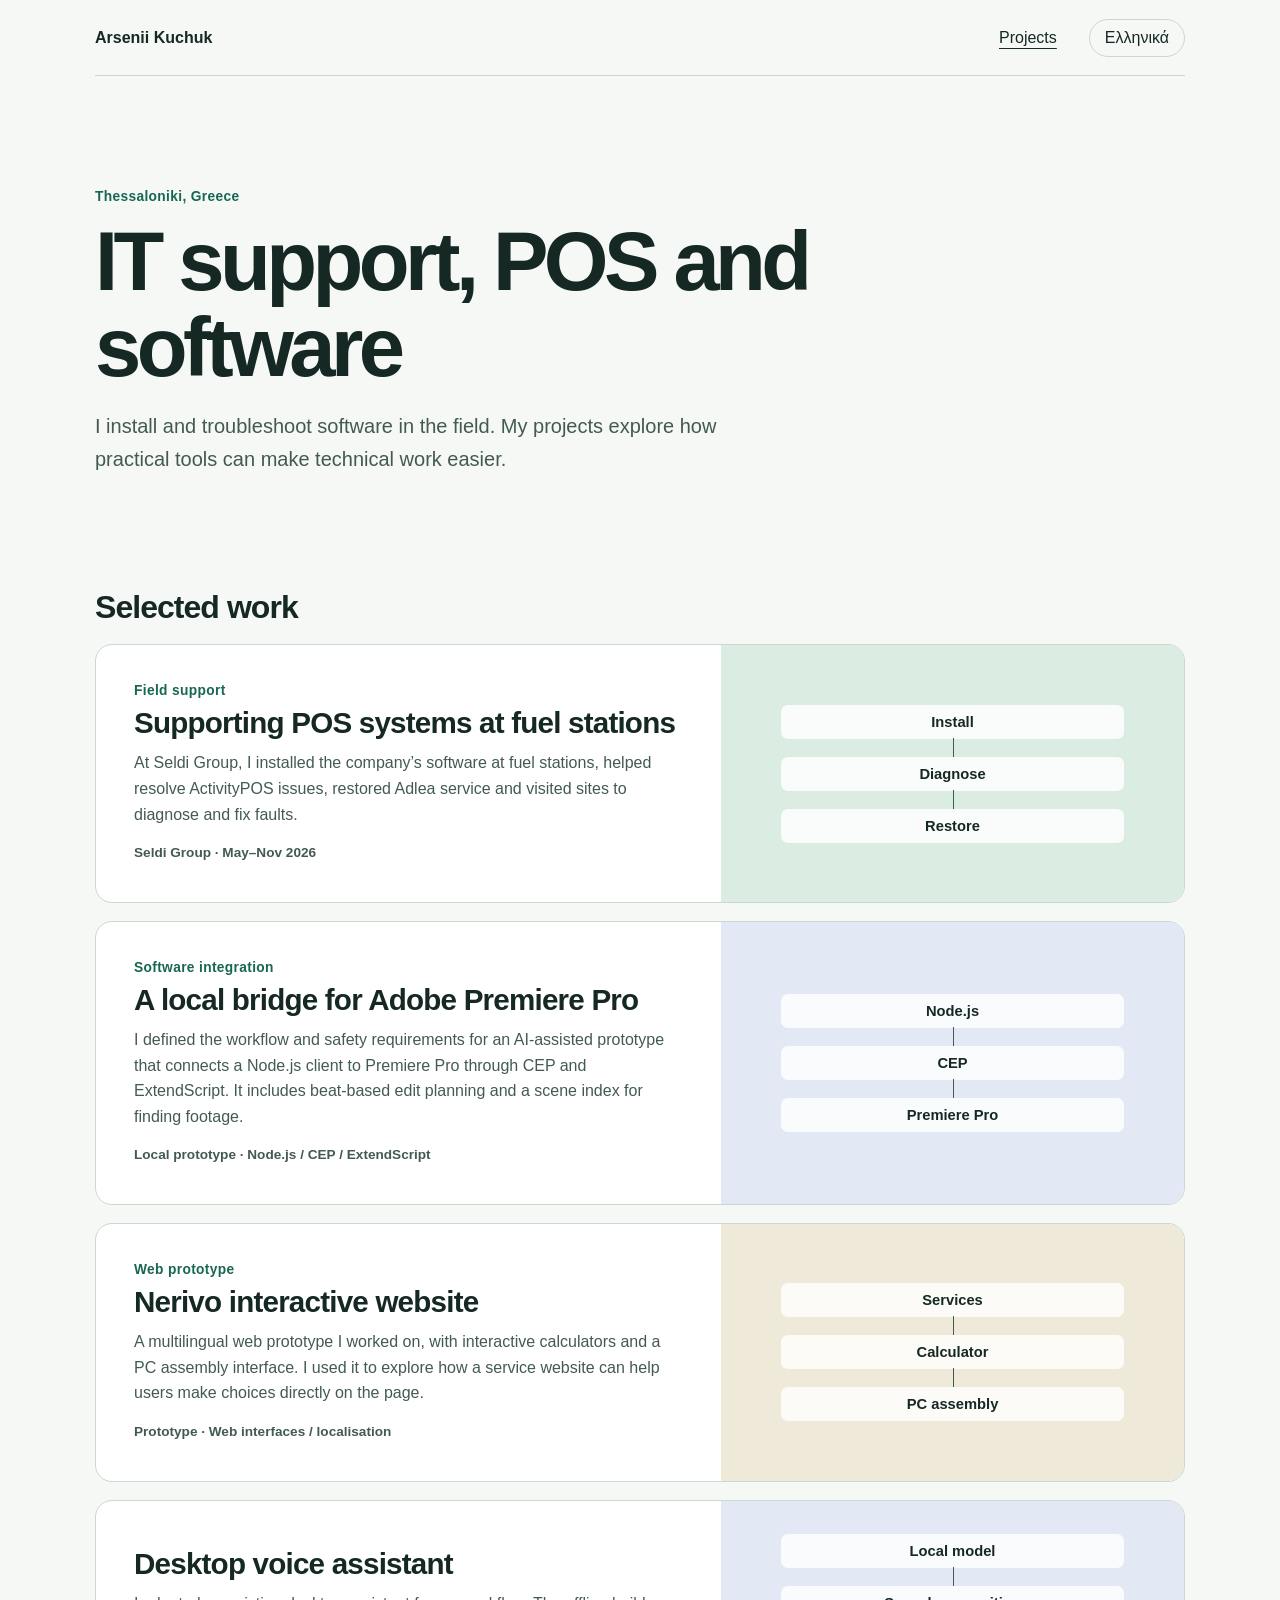
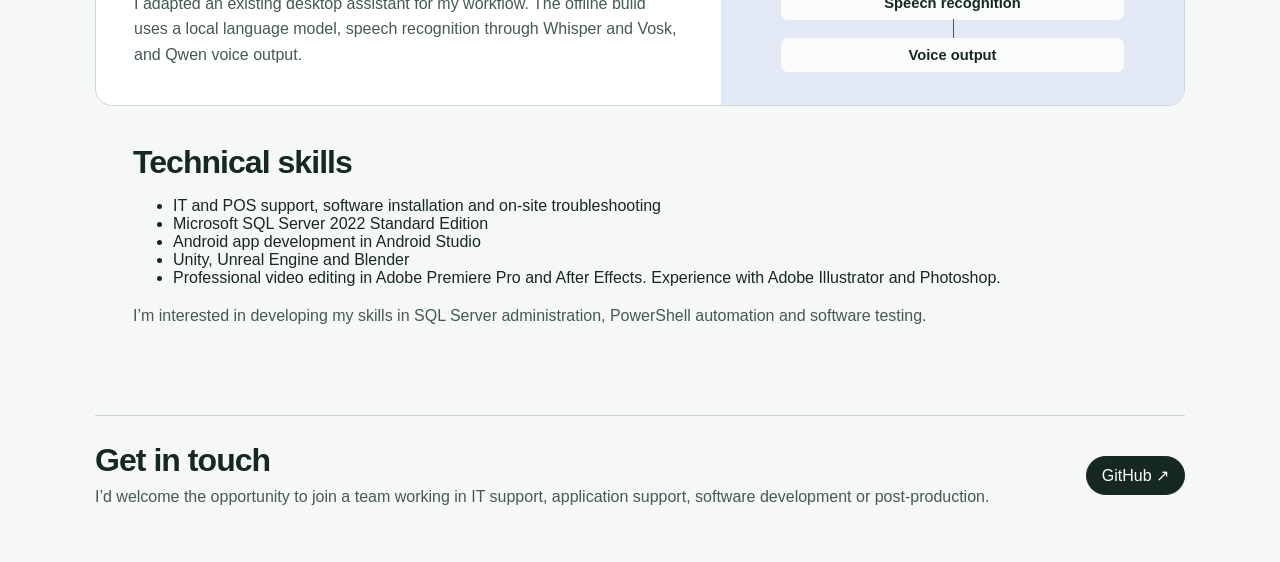
<file: index.html>
<!doctype html>
<html lang="en">
<head>
  <meta charset="utf-8">
  <meta name="viewport" content="width=device-width, initial-scale=1">
  <meta name="description" content="I install and troubleshoot software in the field. My projects explore how practical tools can make technical work easier.">
  <title>Arsenii Kuchuk | IT support, POS and software</title>
  <link rel="alternate" hreflang="el" href="el.html">
  <link rel="stylesheet" href="style.css">
</head>
<body>
  <header class="top wrap">
    <a class="brand" href="index.html">Arsenii Kuchuk</a>
    <nav aria-label="Projects">
      <a href="#projects">Projects</a>
      <a class="language" href="el.html" lang="el" aria-label="Switch to Greek">Ελληνικά</a>
    </nav>
  </header>
  <main class="wrap">
    <section class="intro">
      <p class="location">Thessaloniki, Greece</p>
      <h1>IT support, POS and software</h1>
      <p class="summary">I install and troubleshoot software in the field. My projects explore how practical tools can make technical work easier.</p>
    </section>
    <section id="projects">
      <h2>Selected work</h2>
      <article class="case case-0">
        <div class="case-copy">
          <p class="category">Field support</p>
          <h3>Supporting POS systems at fuel stations</h3>
          <p>At Seldi Group, I installed the company’s software at fuel stations, helped resolve ActivityPOS issues, restored Adlea service and visited sites to diagnose and fix faults.</p>
          <p class="details">Seldi Group · May–Nov 2026</p>
        </div>
        <ol class="workflow" aria-label="Supporting POS systems at fuel stations">
          <li>Install</li>
          <li>Diagnose</li>
          <li>Restore</li>
        </ol>
      </article>
      <article class="case case-1">
        <div class="case-copy">
          <p class="category">Software integration</p>
          <h3>A local bridge for Adobe Premiere Pro</h3>
          <p>I defined the workflow and safety requirements for an AI-assisted prototype that connects a Node.js client to Premiere Pro through CEP and ExtendScript. It includes beat-based edit planning and a scene index for finding footage.</p>
          <p class="details">Local prototype · Node.js / CEP / ExtendScript</p>
        </div>
        <ol class="workflow" aria-label="A local bridge for Adobe Premiere Pro">
          <li>Node.js</li>
          <li>CEP</li>
          <li>Premiere Pro</li>
        </ol>
      </article>
      <article class="case case-2">
        <div class="case-copy">
          <p class="category">Web prototype</p>
          <h3>Nerivo interactive website</h3>
          <p>A multilingual web prototype I worked on, with interactive calculators and a PC assembly interface. I used it to explore how a service website can help users make choices directly on the page.</p>
          <p class="details">Prototype · Web interfaces / localisation</p>
        </div>
        <ol class="workflow" aria-label="Nerivo interactive website">
          <li>Services</li>
          <li>Calculator</li>
          <li>PC assembly</li>
        </ol>
      </article>
      <article class="case case-1">
        <div class="case-copy">
          <h3>Desktop voice assistant</h3>
          <p>I adapted an existing desktop assistant for my workflow. The offline build uses a local language model, speech recognition through Whisper and Vosk, and Qwen voice output.</p>
        </div>
        <ol class="workflow" aria-label="Desktop voice assistant">
          <li>Local model</li>
          <li>Speech recognition</li>
          <li>Voice output</li>
        </ol>
      </article>
    </section>
    <section id="skills" class="case-copy">
      <h2>Technical skills</h2>
      <ul>
        <li>IT and POS support, software installation and on-site troubleshooting</li>
        <li>Microsoft SQL Server 2022 Standard Edition</li>
        <li>Android app development in Android Studio</li>
        <li>Unity, Unreal Engine and Blender</li>
        <li>Professional video editing in Adobe Premiere Pro and After Effects. Experience with Adobe Illustrator and Photoshop.</li>
      </ul>
      <p>I’m interested in developing my skills in SQL Server administration, PowerShell automation and software testing.</p>
    </section>
    <footer class="contact">
      <div><h2>Get in touch</h2><p>I’d welcome the opportunity to join a team working in IT support, application support, software development or post-production.</p></div>
      <a class="button" href="https://github.com/knutqp">GitHub ↗</a>
    </footer>
  </main>
</body>
</html>
</file>
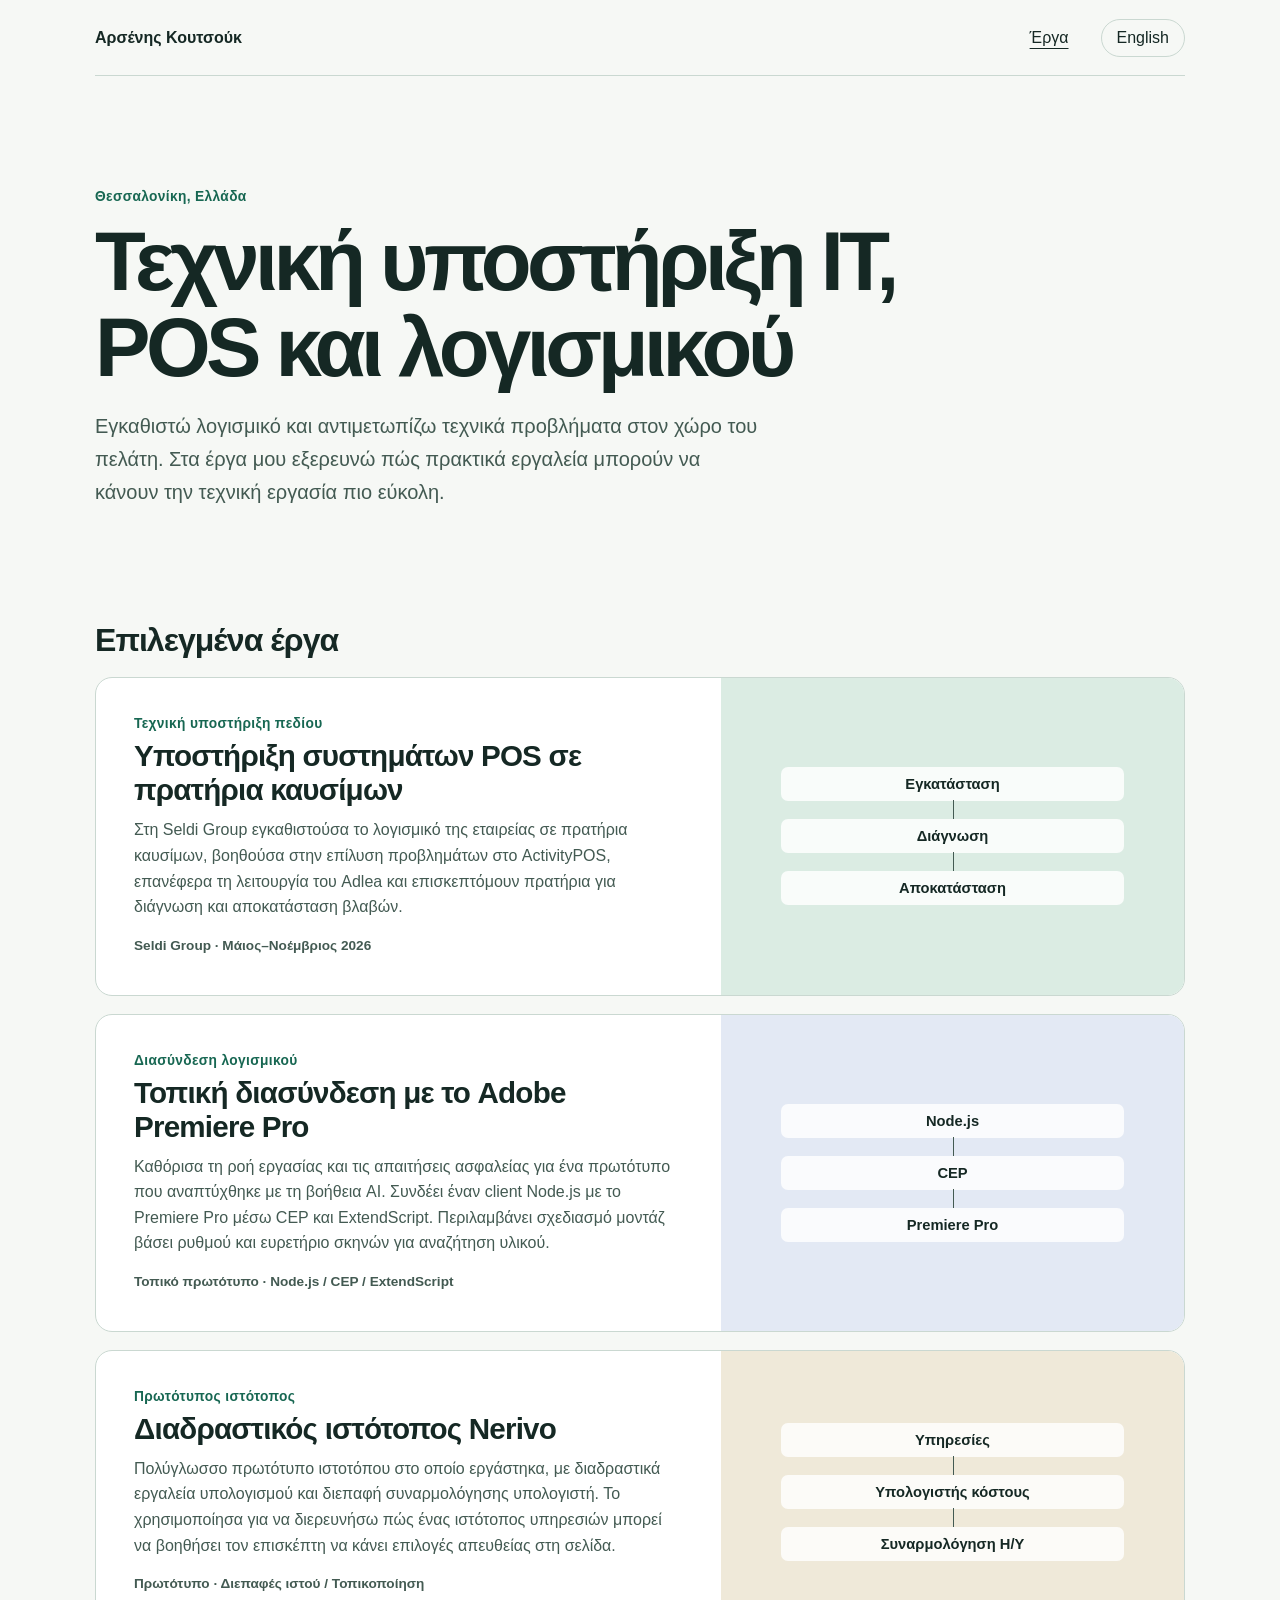
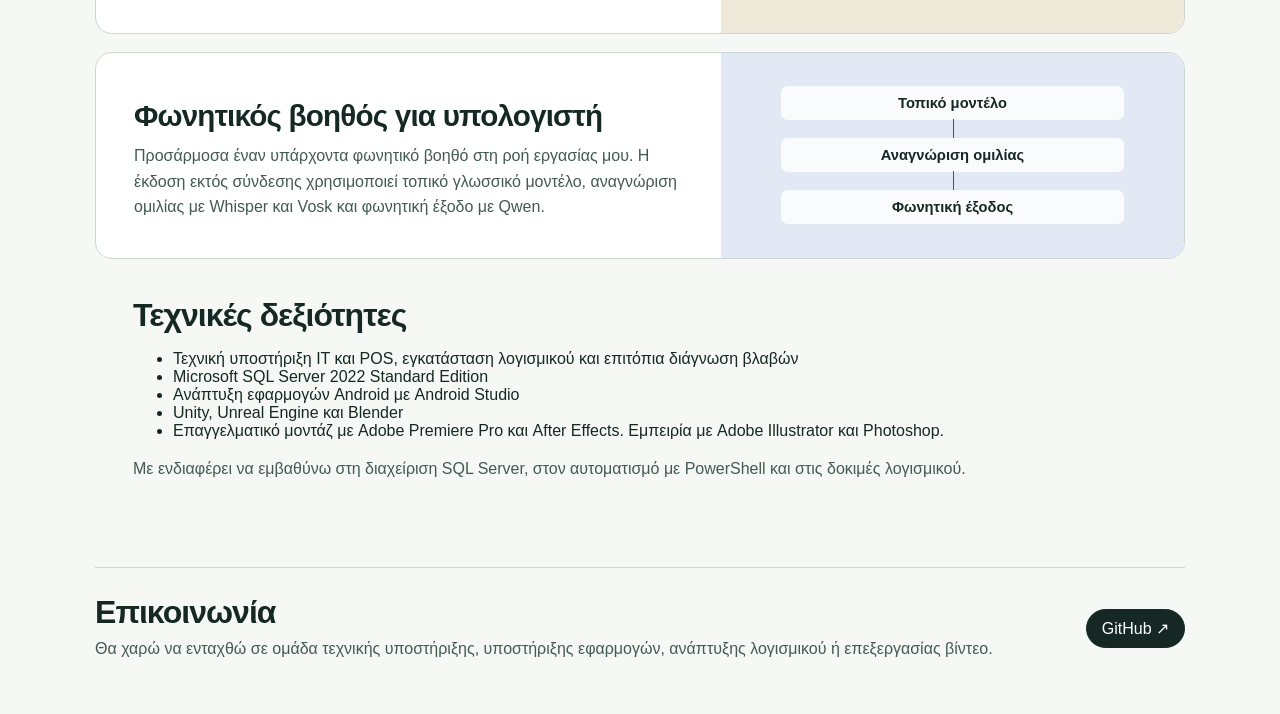
<file: el.html>
<!doctype html>
<html lang="el">
<head>
  <meta charset="utf-8">
  <meta name="viewport" content="width=device-width, initial-scale=1">
  <meta name="description" content="Εγκαθιστώ λογισμικό και αντιμετωπίζω τεχνικά προβλήματα στον χώρο του πελάτη. Στα έργα μου εξερευνώ πώς πρακτικά εργαλεία μπορούν να κάνουν την τεχνική εργασία πιο εύκολη.">
  <title>Αρσένης Κουτσούκ | Τεχνική υποστήριξη IT, POS και λογισμικού</title>
  <link rel="alternate" hreflang="en" href="index.html">
  <link rel="stylesheet" href="style.css">
</head>
<body>
  <header class="top wrap">
    <a class="brand" href="el.html">Αρσένης Κουτσούκ</a>
    <nav aria-label="Έργα">
      <a href="#projects">Έργα</a>
      <a class="language" href="index.html" lang="en" aria-label="Αλλαγή σε αγγλικά">English</a>
    </nav>
  </header>
  <main class="wrap">
    <section class="intro">
      <p class="location">Θεσσαλονίκη, Ελλάδα</p>
      <h1>Τεχνική υποστήριξη IT, POS και λογισμικού</h1>
      <p class="summary">Εγκαθιστώ λογισμικό και αντιμετωπίζω τεχνικά προβλήματα στον χώρο του πελάτη. Στα έργα μου εξερευνώ πώς πρακτικά εργαλεία μπορούν να κάνουν την τεχνική εργασία πιο εύκολη.</p>
    </section>
    <section id="projects">
      <h2>Επιλεγμένα έργα</h2>
      <article class="case case-0">
        <div class="case-copy">
          <p class="category">Τεχνική υποστήριξη πεδίου</p>
          <h3>Υποστήριξη συστημάτων POS σε πρατήρια καυσίμων</h3>
          <p>Στη Seldi Group εγκαθιστούσα το λογισμικό της εταιρείας σε πρατήρια καυσίμων, βοηθούσα στην επίλυση προβλημάτων στο ActivityPOS, επανέφερα τη λειτουργία του Adlea και επισκεπτόμουν πρατήρια για διάγνωση και αποκατάσταση βλαβών.</p>
          <p class="details">Seldi Group · Μάιος–Νοέμβριος 2026</p>
        </div>
        <ol class="workflow" aria-label="Υποστήριξη συστημάτων POS σε πρατήρια καυσίμων">
          <li>Εγκατάσταση</li>
          <li>Διάγνωση</li>
          <li>Αποκατάσταση</li>
        </ol>
      </article>
      <article class="case case-1">
        <div class="case-copy">
          <p class="category">Διασύνδεση λογισμικού</p>
          <h3>Τοπική διασύνδεση με το Adobe Premiere Pro</h3>
          <p>Καθόρισα τη ροή εργασίας και τις απαιτήσεις ασφαλείας για ένα πρωτότυπο που αναπτύχθηκε με τη βοήθεια AI. Συνδέει έναν client Node.js με το Premiere Pro μέσω CEP και ExtendScript. Περιλαμβάνει σχεδιασμό μοντάζ βάσει ρυθμού και ευρετήριο σκηνών για αναζήτηση υλικού.</p>
          <p class="details">Τοπικό πρωτότυπο · Node.js / CEP / ExtendScript</p>
        </div>
        <ol class="workflow" aria-label="Τοπική διασύνδεση με το Adobe Premiere Pro">
          <li>Node.js</li>
          <li>CEP</li>
          <li>Premiere Pro</li>
        </ol>
      </article>
      <article class="case case-2">
        <div class="case-copy">
          <p class="category">Πρωτότυπος ιστότοπος</p>
          <h3>Διαδραστικός ιστότοπος Nerivo</h3>
          <p>Πολύγλωσσο πρωτότυπο ιστοτόπου στο οποίο εργάστηκα, με διαδραστικά εργαλεία υπολογισμού και διεπαφή συναρμολόγησης υπολογιστή. Το χρησιμοποίησα για να διερευνήσω πώς ένας ιστότοπος υπηρεσιών μπορεί να βοηθήσει τον επισκέπτη να κάνει επιλογές απευθείας στη σελίδα.</p>
          <p class="details">Πρωτότυπο · Διεπαφές ιστού / Τοπικοποίηση</p>
        </div>
        <ol class="workflow" aria-label="Διαδραστικός ιστότοπος Nerivo">
          <li>Υπηρεσίες</li>
          <li>Υπολογιστής κόστους</li>
          <li>Συναρμολόγηση Η/Υ</li>
        </ol>
      </article>
      <article class="case case-1">
        <div class="case-copy">
          <h3>Φωνητικός βοηθός για υπολογιστή</h3>
          <p>Προσάρμοσα έναν υπάρχοντα φωνητικό βοηθό στη ροή εργασίας μου. Η έκδοση εκτός σύνδεσης χρησιμοποιεί τοπικό γλωσσικό μοντέλο, αναγνώριση ομιλίας με Whisper και Vosk και φωνητική έξοδο με Qwen.</p>
        </div>
        <ol class="workflow" aria-label="Φωνητικός βοηθός για υπολογιστή">
          <li>Τοπικό μοντέλο</li>
          <li>Αναγνώριση ομιλίας</li>
          <li>Φωνητική έξοδος</li>
        </ol>
      </article>
    </section>
    <section id="skills" class="case-copy">
      <h2>Τεχνικές δεξιότητες</h2>
      <ul>
        <li>Τεχνική υποστήριξη IT και POS, εγκατάσταση λογισμικού και επιτόπια διάγνωση βλαβών</li>
        <li>Microsoft SQL Server 2022 Standard Edition</li>
        <li>Ανάπτυξη εφαρμογών Android με Android Studio</li>
        <li>Unity, Unreal Engine και Blender</li>
        <li>Επαγγελματικό μοντάζ με Adobe Premiere Pro και After Effects. Εμπειρία με Adobe Illustrator και Photoshop.</li>
      </ul>
      <p>Με ενδιαφέρει να εμβαθύνω στη διαχείριση SQL Server, στον αυτοματισμό με PowerShell και στις δοκιμές λογισμικού.</p>
    </section>
    <footer class="contact">
      <div><h2>Επικοινωνία</h2><p>Θα χαρώ να ενταχθώ σε ομάδα τεχνικής υποστήριξης, υποστήριξης εφαρμογών, ανάπτυξης λογισμικού ή επεξεργασίας βίντεο.</p></div>
      <a class="button" href="https://github.com/knutqp">GitHub ↗</a>
    </footer>
  </main>
</body>
</html>
</file>
<file: style.css>
:root {
  color-scheme: light;
  --paper: #f6f8f5;
  --ink: #152824;
  --quiet: #435a52;
  --accent: #176752;
  --line: #cad8d1;
  font-family: "Inter", "Segoe UI", sans-serif;
}
* { box-sizing: border-box; }
body { margin: 0; color: var(--ink); background: var(--paper); }
.wrap { width: min(1090px, calc(100% - 48px)); margin-inline: auto; }
a { color: inherit; text-underline-offset: 5px; }
a:focus-visible { outline: 3px solid var(--accent); outline-offset: 5px; }
.top, nav, .contact { display: flex; align-items: center; }
.top { min-height: 76px; justify-content: space-between; gap: 18px; border-bottom: 1px solid var(--line); }
.brand { font-weight: 750; text-decoration: none; }
nav { gap: clamp(12px, 3vw, 32px); }
.language, .button { border: 1px solid var(--line); border-radius: 999px; padding: 9px 15px; text-decoration: none; white-space: nowrap; }
.language:hover, .button:hover { border-color: var(--accent); }
.intro { padding-block: clamp(55px, 9vw, 113px); }
.location, .category { color: var(--accent); font-size: .86rem; font-weight: 750; letter-spacing: .025em; }
h1, h2, h3, p { margin: 0; }
h1 { max-width: 18ch; margin-block: 15px 20px; font-size: clamp(2.5rem, 7vw, 5.2rem); line-height: 1.03; letter-spacing: -.055em; }
.summary { max-width: 60ch; color: var(--quiet); font-size: clamp(1.03rem, 2vw, 1.25rem); line-height: 1.65; }
h2 { font-size: clamp(1.35rem, 3vw, 2rem); letter-spacing: -.03em; }
.case { display: grid; grid-template-columns: minmax(0, 1.35fr) minmax(0, 1fr); margin-top: 18px; overflow: hidden; border: 1px solid var(--line); border-radius: 17px; background: white; }
.case-copy { padding: clamp(20px, 4vw, 38px); }
h3 { margin-block: 8px 10px; font-size: clamp(1.3rem, 3vw, 1.85rem); line-height: 1.15; letter-spacing: -.027em; }
.case-copy p:not(.category), .contact p { color: var(--quiet); line-height: 1.6; }
.case-copy .details { margin-top: 15px; font-size: .85rem; font-weight: 650; }
.workflow { display: grid; align-content: center; justify-items: stretch; gap: 18px; margin: 0; padding: 26px clamp(20px, 5vw, 60px); list-style: none; background: #dbece3; }
.case-1 .workflow { background: #e3e9f4; }
.case-2 .workflow { background: #efe9d9; }
.workflow li { position: relative; padding: 9px 12px; border-radius: 7px; background: rgba(255, 255, 255, .83); font-size: .92rem; font-weight: 650; text-align: center; }
.workflow li + li::before { position: absolute; top: -19px; left: 50%; width: 1px; height: 19px; background: var(--quiet); content: ""; }
.contact { justify-content: space-between; gap: 20px; margin-top: 48px; padding-block: 26px 52px; border-top: 1px solid var(--line); }
.contact p { margin-top: 5px; }
.button { border-color: var(--ink); background: var(--ink); color: white; }
@media (max-width: 680px) {
  .case { grid-template-columns: 1fr; }
  .workflow { padding-block: 19px; }
  .contact { align-items: flex-start; flex-direction: column; }
}
@media (max-width: 390px) {
  .wrap { width: calc(100% - 32px); }
  nav { gap: 10px; }
  .language { padding-inline: 9px; }
}
</file>
